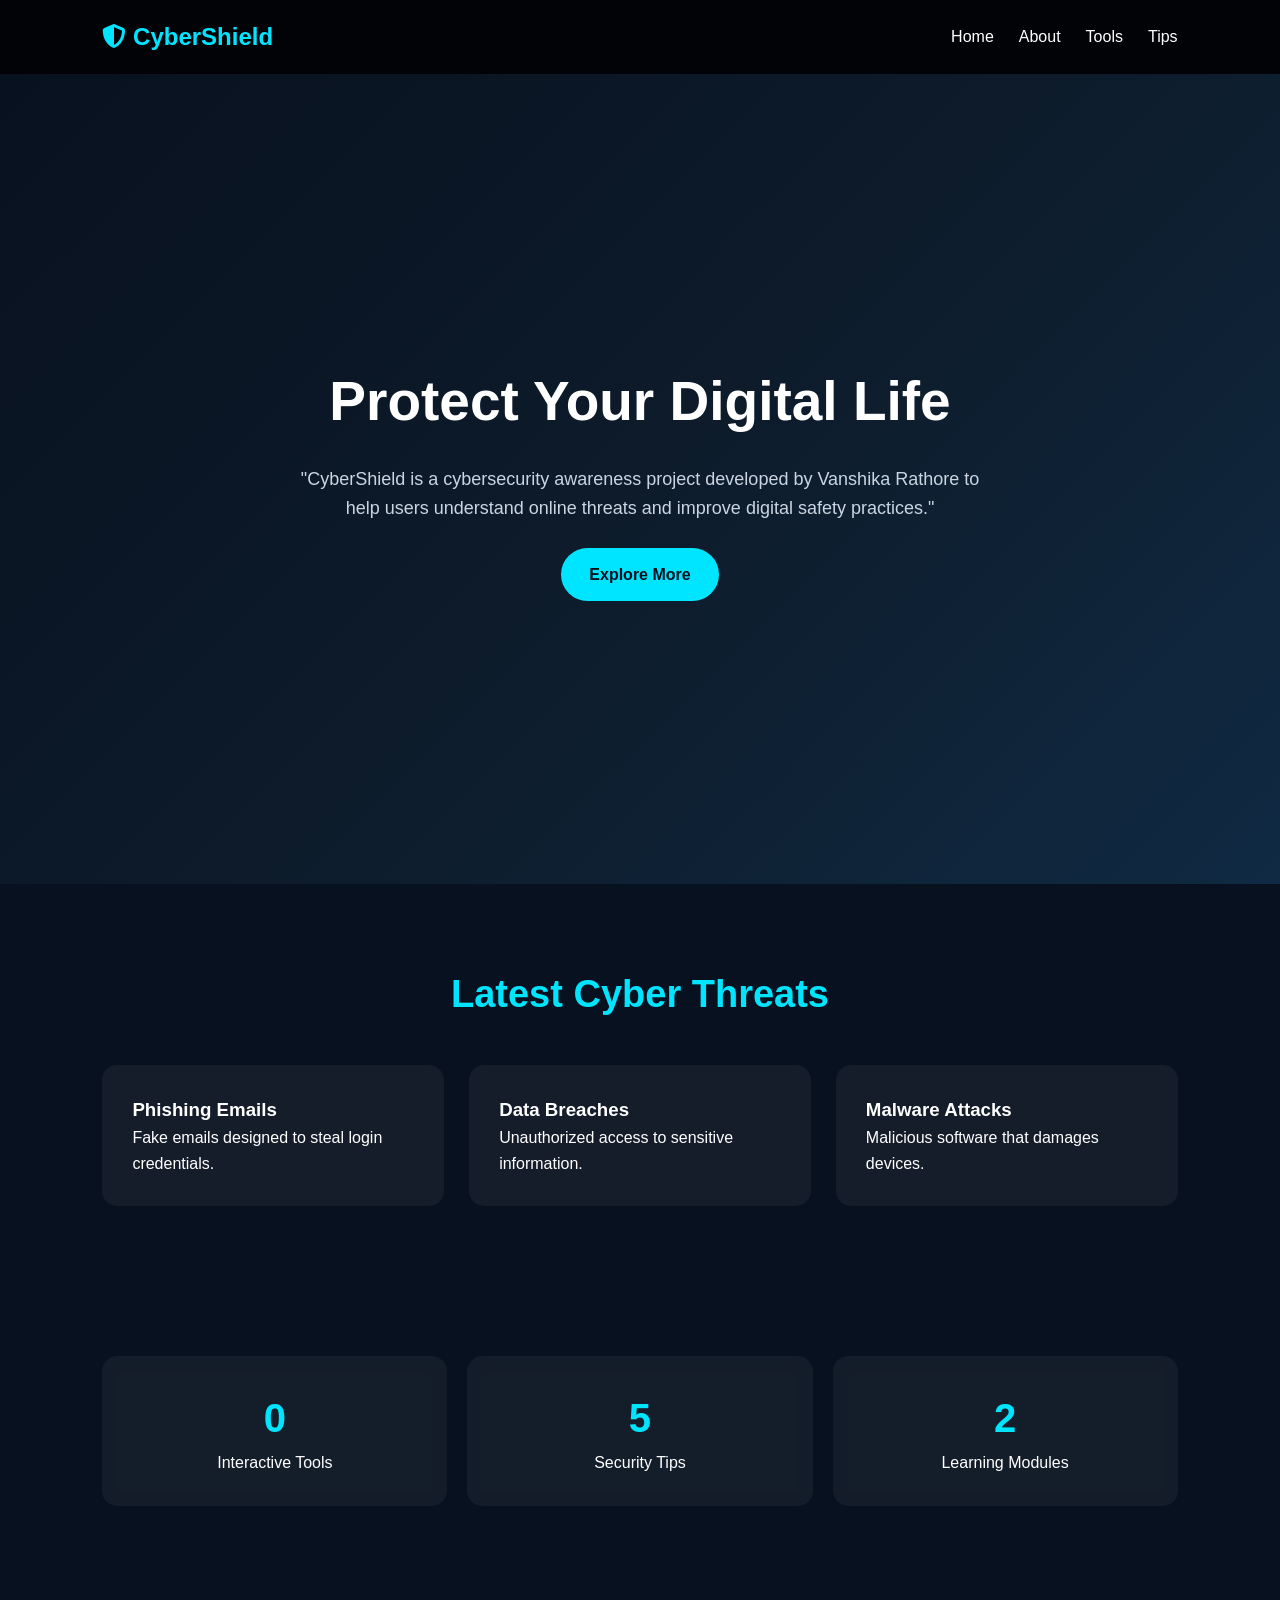
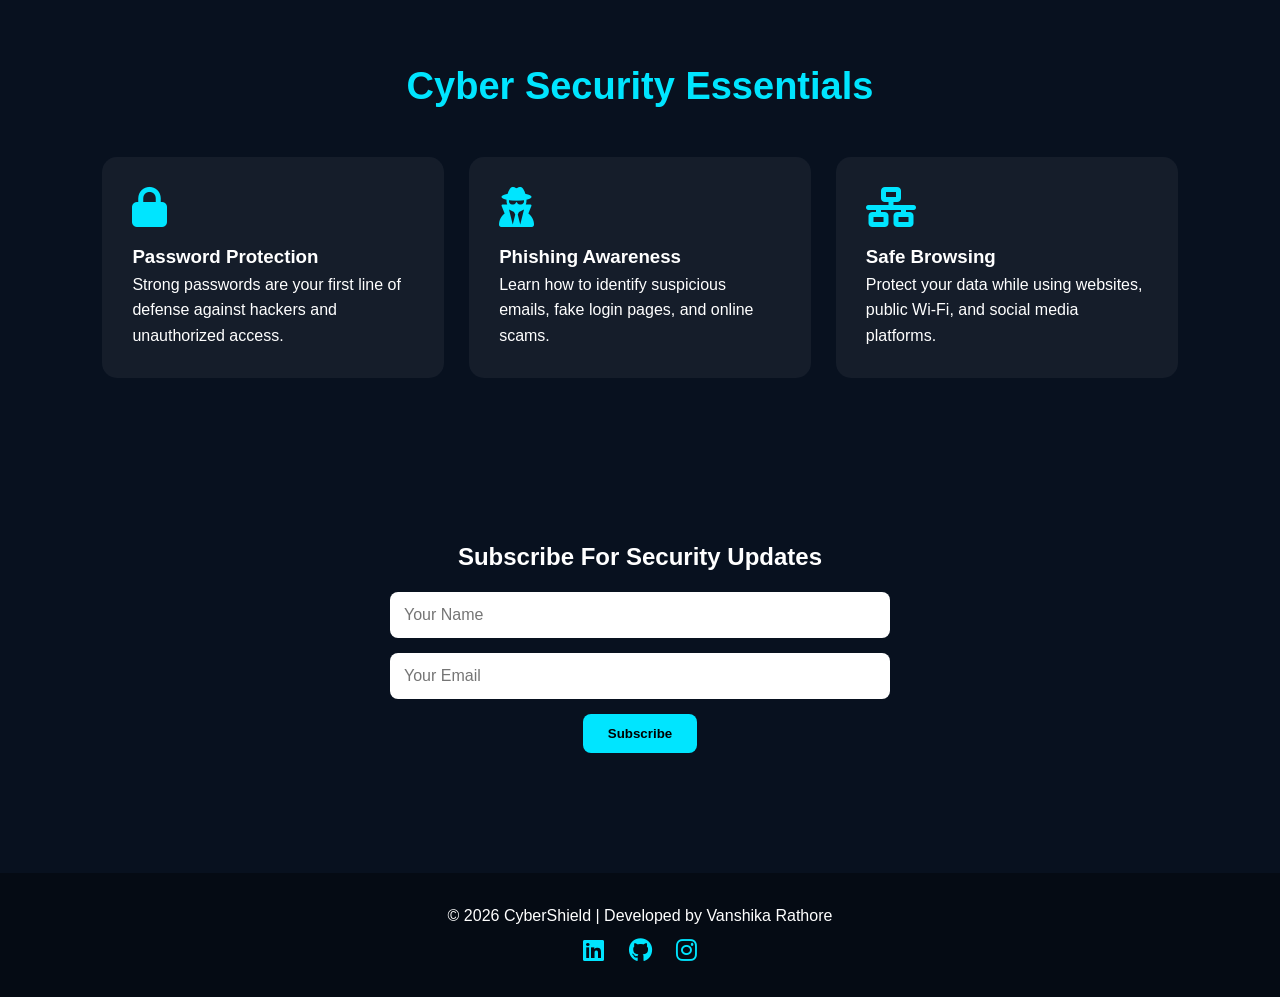
<file: index.html>
<!DOCTYPE html>
<html lang="en">
<head>
<meta charset="UTF-8">
<meta name="viewport" content="width=device-width, initial-scale=1.0">
<title>CyberShield | Cyber Security Awareness</title>

<link rel="stylesheet" href="style.css">

<link rel="stylesheet"
href="https://cdnjs.cloudflare.com/ajax/libs/font-awesome/6.5.2/css/all.min.css">

<script src="https://code.jquery.com/jquery-3.7.1.min.js"></script>
</head>

<body>

<nav class="navbar">

<div class="logo">
<i class="fas fa-shield-halved"></i> CyberShield
</div>
<div class="menu-toggle">
    <i class="fas fa-bars"></i>
</div>
<ul>
<li><a href="index.html">Home</a></li>
<li><a href="about.html">About</a></li>
<li><a href="tools.html">Tools</a></li>
<li><a href="tips.html">Tips</a></li>
</ul>

</nav>

<section class="hero">

<div class="hero-content">

<h1>Protect Your Digital Life</h1>

<p>
"CyberShield is a cybersecurity awareness project developed by Vanshika Rathore to help users understand online threats and improve digital safety practices."
</p>

<a href="about.html" class="btn">
Explore More
</a>

</div>

</section>

<section class="features">

<h2>Latest Cyber Threats</h2>

<div class="cards">

<div class="card">
<h3>Phishing Emails</h3>
<p>Fake emails designed to steal login credentials.</p>
</div>

<div class="card">
<h3>Data Breaches</h3>
<p>Unauthorized access to sensitive information.</p>
</div>

<div class="card">
<h3>Malware Attacks</h3>
<p>Malicious software that damages devices.</p>
</div>

</div>

</section>

<section class="stats">

<div class="stat-card">
<h2 class="counter" data-target="1">1</h2>
<p>Interactive Tools</p>
</div>

<div class="stat-card">
<h2 class="counter" data-target="6">6</h2>
<p> Security Tips</p>
</div>

<div class="stat-card">
<h2 class="counter" data-target="3">3</h2>
<p>Learning Modules</p>
</div>

</section>

<section class="features">

<h2>Cyber Security Essentials</h2>

<div class="cards">

<div class="card">
<i class="fas fa-lock"></i>
<h3>Password Protection</h3>

<p>
Strong passwords are your first line of defense
against hackers and unauthorized access.
</p>

</div>

<div class="card">
<i class="fas fa-user-secret"></i>
<h3>Phishing Awareness</h3>

<p>
Learn how to identify suspicious emails,
fake login pages, and online scams.
</p>

</div>

<div class="card">
<i class="fas fa-network-wired"></i>
<h3>Safe Browsing</h3>

<p>
Protect your data while using websites,
public Wi-Fi, and social media platforms.
</p>

</div>

</div>

</section>

<section class="contact">

<h2>Subscribe For Security Updates</h2>

<form>

<input
type="text"
placeholder="Your Name"
required>

<input
type="email"
placeholder="Your Email"
required>

<button type="submit">
Subscribe
</button>

</form>

</section>

<footer>

<p>
© 2026 CyberShield | Developed by Vanshika Rathore
</p>

<div class="social">

<i class="fab fa-linkedin"></i>
<i class="fab fa-github"></i>
<i class="fab fa-instagram"></i>

</div>

</footer>

<script src="script.js"></script>

</body>
</html>
</file>
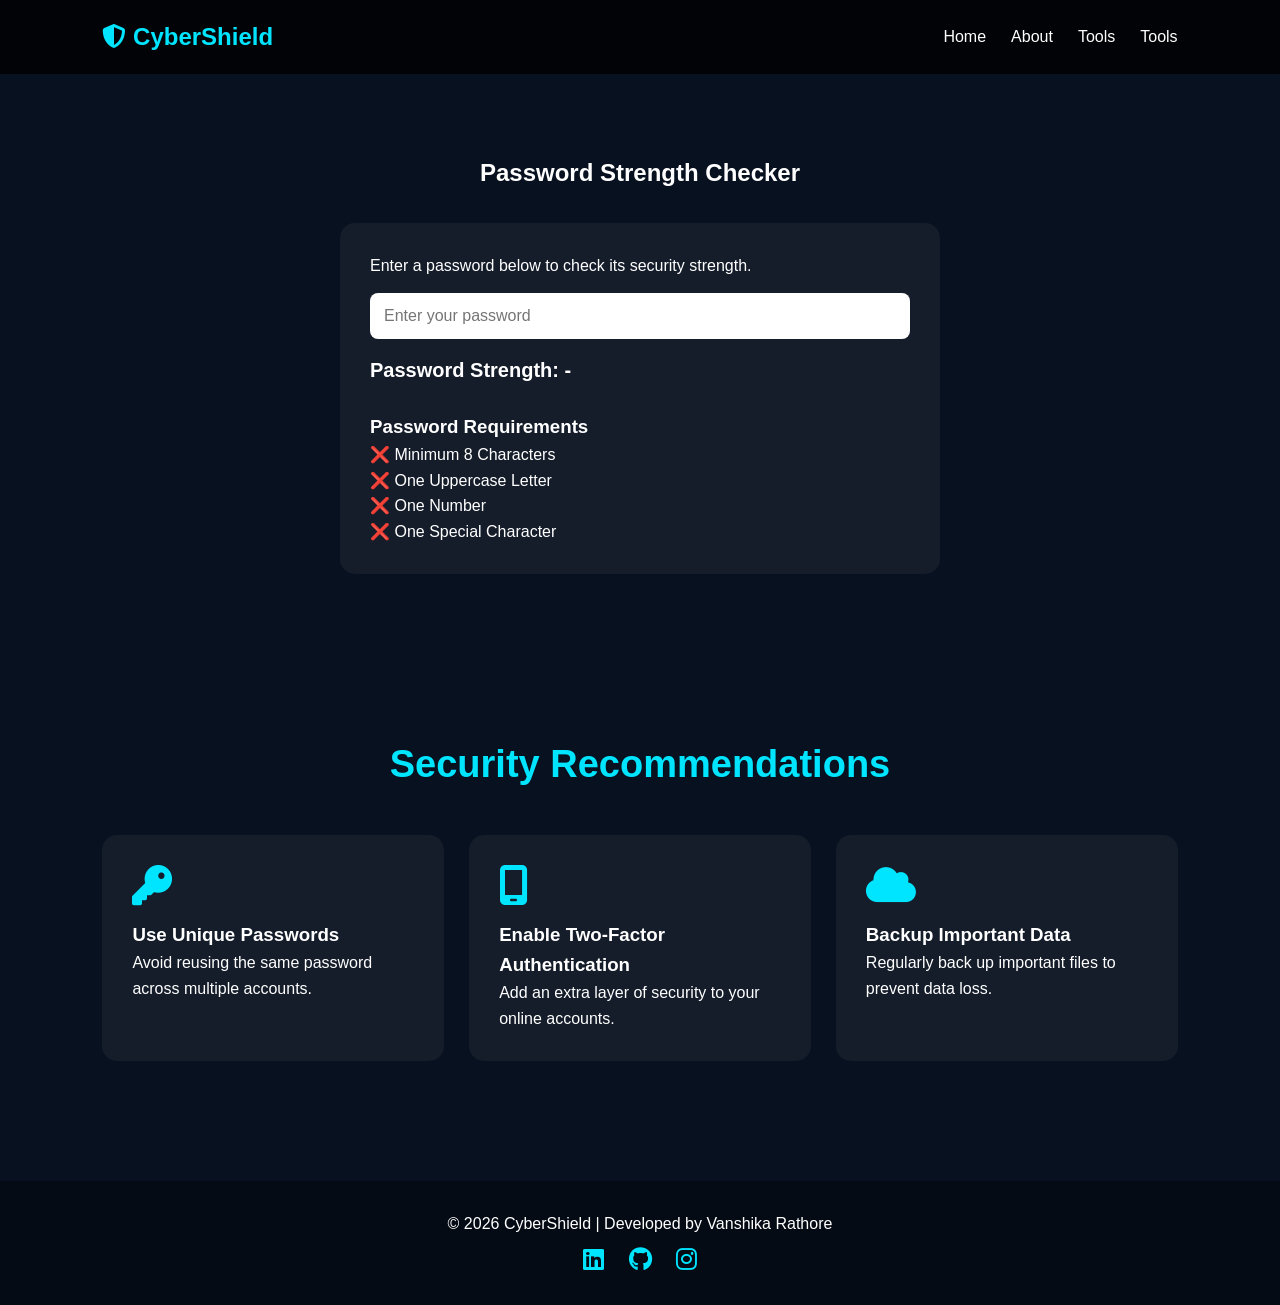
<file: about.html>
<!DOCTYPE html>
<html lang="en">
<head>
<meta charset="UTF-8">
<meta name="viewport" content="width=device-width, initial-scale=1.0">
<title>Security Tools | CyberShield</title>

<link rel="stylesheet" href="style.css">

<link rel="stylesheet"
href="https://cdnjs.cloudflare.com/ajax/libs/font-awesome/6.5.2/css/all.min.css">

<script src="https://code.jquery.com/jquery-3.7.1.min.js"></script>
</head>

<body>

<nav class="navbar">

<div class="logo">
<i class="fas fa-shield-halved"></i> CyberShield
</div>
<div class="menu-toggle">
    <i class="fas fa-bars"></i>
</div>
<ul>
<li><a href="index.html">Home</a></li>
<li><a href="about.html">About</a></li>
<li><a href="tools.html">Tools</a></li>
<li><a href="tips.html">Tools</a></li>

</ul>

</nav>

<section class="page">

<h1>Password Strength Checker</h1>

<div class="tool-box">

<p>
Enter a password below to check its security strength.
</p>

<input
type="password"
id="password"
placeholder="Enter your password">

<div id="result">
Password Strength: -
</div>

<br>

<h3>Password Requirements</h3>

<p id="length">❌ Minimum 8 Characters</p>
<p id="uppercase">❌ One Uppercase Letter</p>
<p id="number">❌ One Number</p>
<p id="special">❌ One Special Character</p>

</div>

</section>

<section class="features">

<h2>Security Recommendations</h2>

<div class="cards">

<div class="card">
<i class="fas fa-key"></i>

<h3>Use Unique Passwords</h3>

<p>
Avoid reusing the same password across multiple accounts.
</p>

</div>

<div class="card">
<i class="fas fa-mobile-screen"></i>

<h3>Enable Two-Factor Authentication</h3>

<p>
Add an extra layer of security to your online accounts.
</p>

</div>

<div class="card">
<i class="fas fa-cloud"></i>

<h3>Backup Important Data</h3>

<p>
Regularly back up important files to prevent data loss.
</p>

</div>

</div>

</section>

<footer>

<p>
© 2026 CyberShield | Developed by Vanshika Rathore
</p>

<div class="social">

<i class="fab fa-linkedin"></i>
<i class="fab fa-github"></i>
<i class="fab fa-instagram"></i>

</div>

</footer>

<script src="script.js"></script>

</body>
</html>
</file>
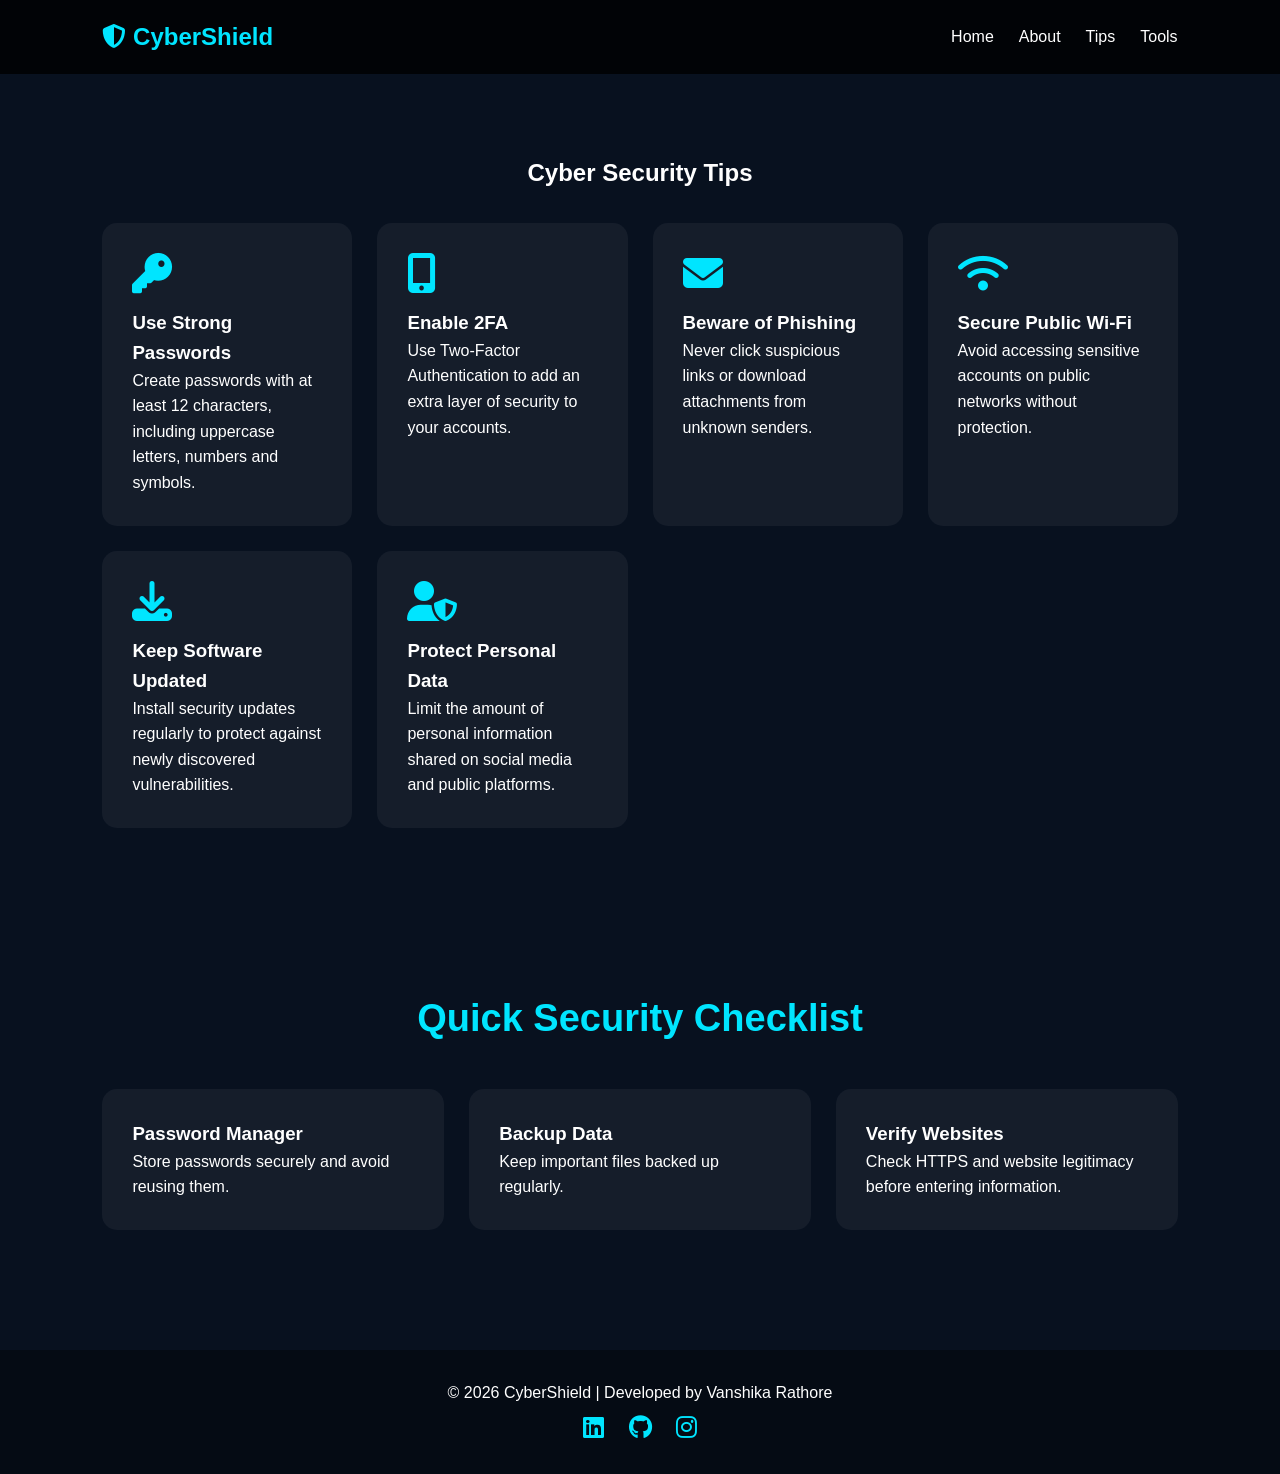
<file: tips.html>
<!DOCTYPE html>
<html lang="en">
<head>
<meta charset="UTF-8">
<meta name="viewport" content="width=device-width, initial-scale=1.0">
<title>Security Tips | CyberShield</title>

<link rel="stylesheet" href="style.css">

<link rel="stylesheet"
href="https://cdnjs.cloudflare.com/ajax/libs/font-awesome/6.5.2/css/all.min.css">

<script src="https://code.jquery.com/jquery-3.7.1.min.js"></script>
</head>

<body>

<nav class="navbar">

<div class="logo">
<i class="fas fa-shield-halved"></i> CyberShield
</div>

<div class="menu-toggle">
    <i class="fas fa-bars"></i>
</div>

<ul>
<li><a href="index.html">Home</a></li>
<li><a href="about.html">About</a></li>
<li><a href="tips.html">Tips</a></li>
<li><a href="tools.html">Tools</a></li>
</ul>

</nav>

<section class="page">

<h1>Cyber Security Tips</h1>

<div class="cards">

<div class="card">
<i class="fas fa-key"></i>
<h3>Use Strong Passwords</h3>
<p>
Create passwords with at least 12 characters,
including uppercase letters, numbers and symbols.
</p>
</div>

<div class="card">
<i class="fas fa-mobile-alt"></i>
<h3>Enable 2FA</h3>
<p>
Use Two-Factor Authentication to add an extra
layer of security to your accounts.
</p>
</div>

<div class="card">
<i class="fas fa-envelope"></i>
<h3>Beware of Phishing</h3>
<p>
Never click suspicious links or download
attachments from unknown senders.
</p>
</div>

<div class="card">
<i class="fas fa-wifi"></i>
<h3>Secure Public Wi-Fi</h3>
<p>
Avoid accessing sensitive accounts on public
networks without protection.
</p>
</div>

<div class="card">
<i class="fas fa-download"></i>
<h3>Keep Software Updated</h3>
<p>
Install security updates regularly to protect
against newly discovered vulnerabilities.
</p>
</div>

<div class="card">
<i class="fas fa-user-shield"></i>
<h3>Protect Personal Data</h3>
<p>
Limit the amount of personal information shared
on social media and public platforms.
</p>
</div>

</div>

</section>

<section class="features">

<h2>Quick Security Checklist</h2>

<div class="cards">

<div class="card">
<h3> Password Manager</h3>
<p>Store passwords securely and avoid reusing them.</p>
</div>

<div class="card">
<h3> Backup Data</h3>
<p>Keep important files backed up regularly.</p>
</div>

<div class="card">
<h3> Verify Websites</h3>
<p>Check HTTPS and website legitimacy before entering information.</p>
</div>

</div>

</section>

<footer>

<p>
© 2026 CyberShield | Developed by Vanshika Rathore
</p>

<div class="social">
<i class="fab fa-linkedin"></i>
<i class="fab fa-github"></i>
<i class="fab fa-instagram"></i>
</div>

</footer>

<script src="script.js"></script>

</body>
</html>
</file>
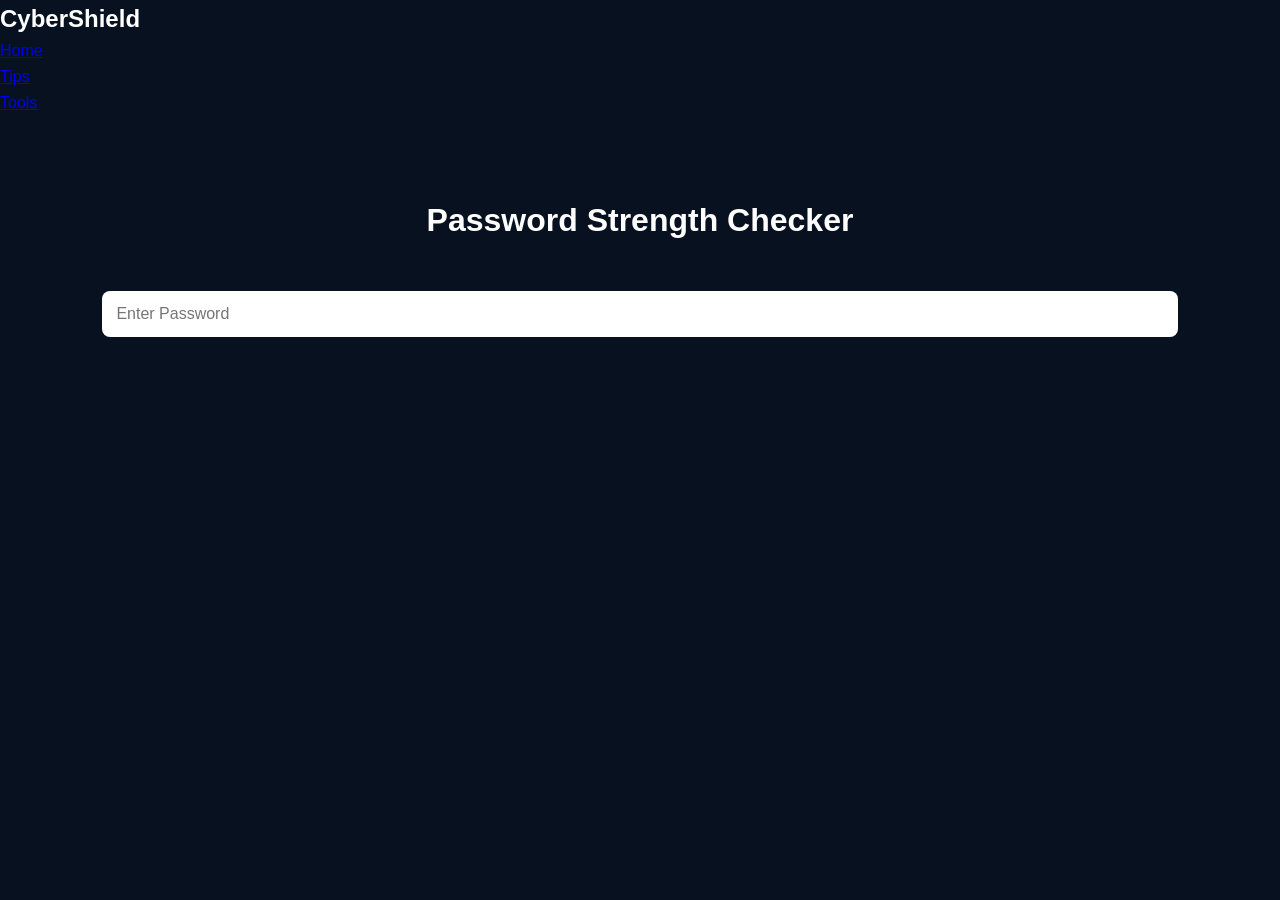
<file: tools.html>
<!DOCTYPE html>
<html>
<head>
<title>Password Checker</title>

<link rel="stylesheet" href="style.css">
<script src="https://code.jquery.com/jquery-3.7.1.min.js"></script>
</head>

<body>

<nav>
<h2>CyberShield</h2>

<div class="menu-toggle">
    <i class="fas fa-bars"></i>
</div>

<ul>
<li><a href="index.html">Home</a></li>
<li><a href="tips.html">Tips</a></li>
<li><a href="tools.html">Tools</a></li>
</ul>
</nav>

<div class="page">

<h1>Password Strength Checker</h1>

<input type="password" id="password" placeholder="Enter Password">

<p id="result"></p>

</div>

<script src="script.js"></script>

</body>
</html>
</file>
<file: style.css>
*{
margin:0;
padding:0;
box-sizing:border-box;
font-family:'Segoe UI',sans-serif;
border: none;
cursor:pointer;
}

body{background:#08111f;color:white;line-height:1.6;}
.navbar{position:sticky;top:0;z-index:1000;display:flex;justify-content:space-between;align-items:center;padding:18px 8%;background:rgba(0,0,0,0.8);backdrop-filter:blur(10px);}
.logo{font-size:24px;font-weight:700;color:#00e5ff;}
.navbar ul{display:flex;list-style:none;gap:25px;}
.navbar a{text-decoration:none;color:white;font-weight:500;transition:.3s;}
.navbar a:hover{color:#00e5ff;}
.hero{min-height:90vh;display:flex;justify-content:center;align-items:center;text-align:center;padding:40px;background:linear-gradient(135deg,#08111f,#0d1b2a,#102a43);}
.hero-content{max-width:700px;}
.hero h1{font-size:55px;margin-bottom:20px;}
.hero p{font-size:18px;margin-bottom:25px;color:#cbd5e1;}
.btn{display:inline-block;padding:14px 28px;background:#00e5ff;color:#08111f;font-weight:bold;text-decoration:none;border-radius:30px;transition:.3s;}
.btn:hover{transform:translateY(-3px);}
.stats{display:grid;grid-template-columns:repeat(3,1fr);gap:20px;padding:70px 8%;}
.stat-card{background:rgba(255,255,255,.05);padding:30px;border-radius:15px;text-align:center;backdrop-filter:blur(8px);}
.stat-card h2{color:#00e5ff;font-size:40px;}
.features{padding:80px 8%;}
.features h2{text-align:center;margin-bottom:40px;font-size:38px;color:#00e5ff;}
.cards{display:grid;grid-template-columns:repeat(auto-fit,minmax(240px,1fr));gap:25px;}
.card{background:rgba(255,255,255,.05);padding:30px;border-radius:15px;transition:.3s;}
.card:hover{transform:translateY(-8px);}
.card i{font-size:40px;color:#00e5ff;margin-bottom:15px;}
.page{padding:80px 8%;}
.page h1{text-align:center;margin-bottom:30px;}
.about-box{background:rgba(255,255,255,.05);padding:30px;border-radius:15px;}
.tool-box{max-width:600px;margin:auto;background:rgba(255,255,255,.05);padding:30px;border-radius:15px;}
input{width:100%;padding:14px;margin-top:15px;border-radius:8px;font-size:16px;}
#result{margin-top:15px;font-size:20px;font-weight:bold;}
.contact{padding:80px 8%;text-align:center;}
.contact form{max-width:500px;margin:auto;}
.contact button{margin-top:15px;padding:12px 25px;border-radius:8px;background:#00e5ff;font-weight:bold;}
footer{padding:30px;text-align:center;background:#050b14;margin-top:40px;}
.social{margin-top:10px;}
.social i{font-size:24px;margin:0 10px;color:#00e5ff;}


@media(max-width:768px){.menu-toggle{display:block;}
.navbar{flex-wrap:wrap;}
.navbar ul{display:none;width:100%;flex-direction:column;text-align:center;padding-top:20px;}.navbar ul.active{display:flex;}}
.menu-toggle{display:none;font-size:28px;color:#00e5ff;}
@media(max-width:768px){.navbar{position:relative;flex-direction:row;justify-content:space-between;align-items:center;}
.menu-toggle{display:block;}.navbar ul{position:absolute;top:70px;left:0;width:100%;background:#08111f;display:none;flex-direction:column;gap:0;padding:15px 0;border-top:1px solid rgba(255,255,255,0.1);}
.navbar ul li{padding:15px 0;}
.navbar ul.active{display:flex;}.hero h1{font-size:36px;}
.stats{grid-template-columns:1fr;}}
</file>
